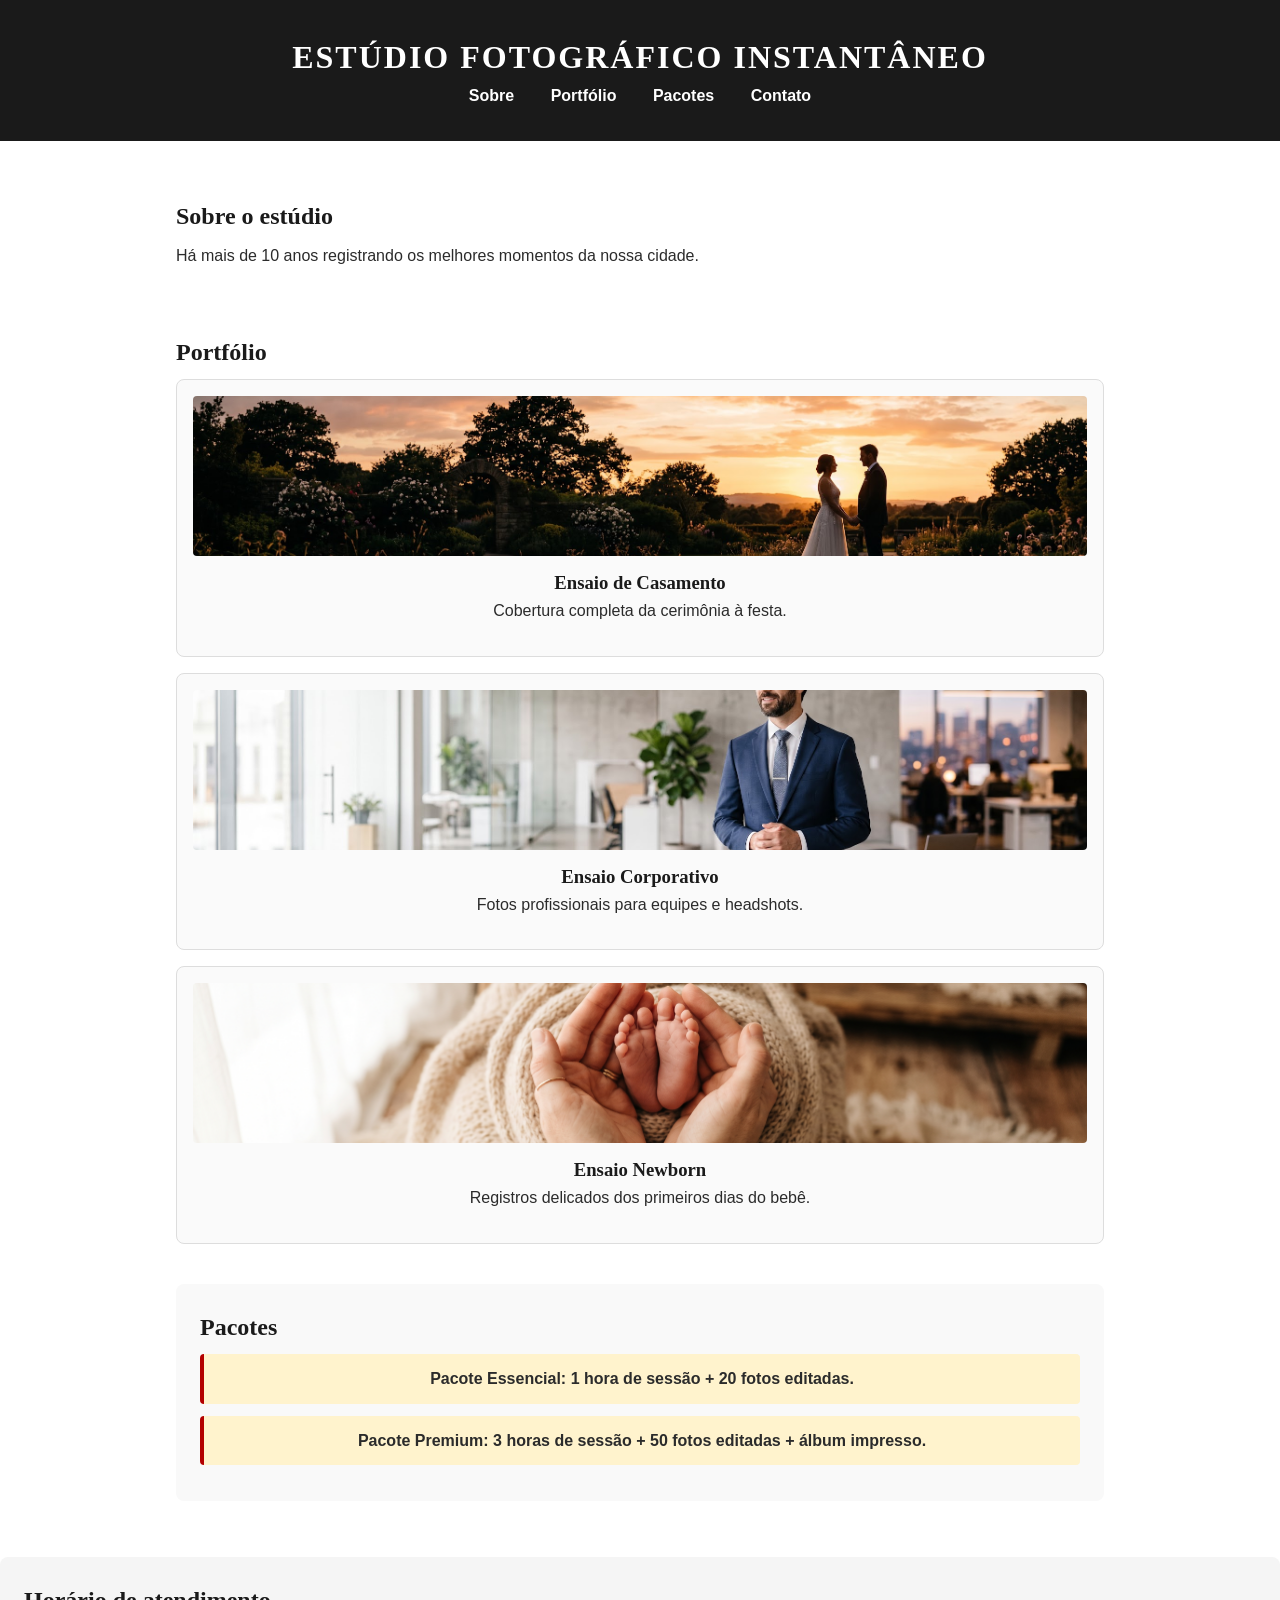
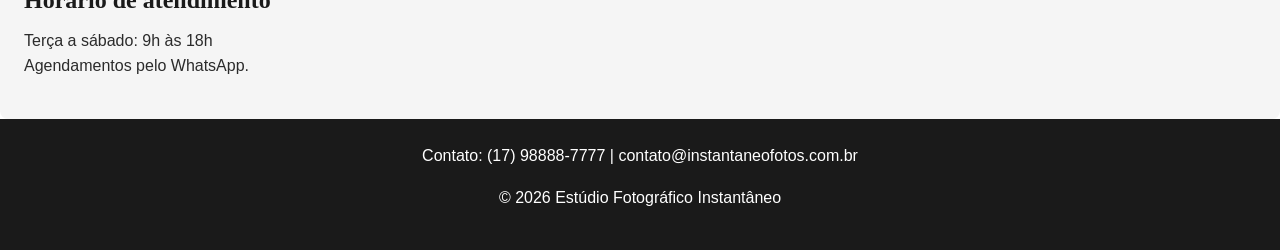
<file: index.html>
<!DOCTYPE html>
<html lang="pt-BR">

<head>
    <meta charset="UTF-8">
    <meta name="viewport" content="width=device-width, initial-scale=1.0">
    <title>Estúdio Fotográfico Instantâneo</title>
    <link rel="stylesheet" href="style.css">
</head>

<body>
    <header>
        <h1>Estúdio Fotográfico Instantâneo</h1>
        <nav>
            <ul>
                <li><a href="#sobre">Sobre</a></li>
                <li><a href="#portfolio">Portfólio</a></li>
                <li><a href="#pacotes">Pacotes</a></li>
                <li><a href="#contato">Contato</a></li>
            </ul>
        </nav>
    </header>

    <main>
        <section id="sobre">
            <h2>Sobre o estúdio</h2>
            <p>Há mais de 10 anos registrando os melhores momentos da nossa cidade.</p>
        </section>

        <section id="portfolio">
            <h2>Portfólio</h2>
            <article class="card">
                <div class="foto" id="foto-casamento"></div>
                <h3>Ensaio de Casamento</h3>
                <p>Cobertura completa da cerimônia à festa.</p>
            </article>
            <article class="card">
                <div class="foto" id="foto-corporativo"></div>
                <h3>Ensaio Corporativo</h3>
                <p>Fotos profissionais para equipes e headshots.</p>
            </article>
            <article class="card">
                <div class="foto" id="foto-newborn"></div>
                <h3>Ensaio Newborn</h3>
                <p>Registros delicados dos primeiros dias do bebê.</p>
            </article>
        </section>

        <section id="pacotes">
            <h2>Pacotes</h2>
            <p class="pacote pacote-essencial">Pacote Essencial: 1 hora de sessão + 20 fotos editadas.</p>
            <p class="pacote pacote-essencial">Pacote Premium: 3 horas de sessão + 50 fotos editadas + álbum impresso.</p>
        </section>
    </main>

    <aside id="horario">
        <h2>Horário de atendimento</h2>
        <p>Terça a sábado: 9h às 18h<br>Agendamentos pelo WhatsApp.</p>
    </aside>

    <footer id="contato">
        <p>Contato: (17) 98888-7777 | contato@instantaneofotos.com.br</p>
        <p>&copy; 2026 Estúdio Fotográfico Instantâneo</p>
    </footer>
</body>
</html>
</file>
<file: style.css>
/* Seletor Universal */
* {
  margin: 0;
  padding: 0;
  box-sizing: border-box;
}

/* Seletor de TAG */
body {
    font-family: Arial, Helvetica, sans-serif;
    color: #2b2b2b;
    line-height: 1.6;
}

h1 {
    font-size: 32px;
}

h2 {
    font-size: 24px;
    margin-bottom: 8px;
}

p {
    margin-bottom: 16px;
}

a {
    text-decoration: none;
    color: #b30000;
}

header {
    background-color: #1a1a1a;
    color: #ffff;
    padding: 32px 16px;
    text-align: center;
}

header h1 {
    color: #ffffff;
    letter-spacing: 2px;
    text-transform: uppercase;
}

nav ul {
    list-style: none;
}

nav li {
    display: inline-block;
    margin: 0 16px;
}

nav a {
    color: #ffffff;
    font-weight: bold;
}

main {
    max-width: 960px;
    margin: 0 auto;
    padding: 32px 16px;
}

footer {
    background-color: #1a1a1a;
    color: #ffffff;
    text-align: center;
    padding: 24px 16px;
}

/* Seletor de Classe */
.card {
    background-color: #fafafafa;
    border: 1px solid #ddd;
    border-radius: 8px;
    padding: 16px;
    margin-bottom: 16px;
    text-align: center;
}
.foto {
   background-color: #ddd;
   background-size: cover;
   background-position: center;
   height: 160px;
   border-radius: 4px;
   margin-bottom: 12px;
}
.pacote {
    padding: 12px;
    border-radius: 4px;
    font-weight: bold;
    text-align: center;
    margin-bottom: 12px;
}
.pacote-essencial{
    background-color: #fff3cd;
    border-left: 4px solid #b30000;
}

.pacote-essencial-premium {
    background-color: #1a1a1a;
    color: #ffffff;
    border-left: 4px solid #d4af37;
}

/*seletor de ID*/ 
#sobre {
    padding: 24px 0;
}

#portfolio{
    padding: 24px 0 ;
}
#pacotes{
    background-color: #f9f9f9;
    border-radius: 8px;
    padding: 24px;
}
#horario{
    background-color: #f5f5f5;
    border-radius: 8px;
    padding: 24px;
    margin-top: 24px;
}

#foto-casamento{
    background-image: url(casamento.jpeg);
}

#foto-corporativo{
    background-image: url(corporativo.jpeg);
}
#foto-newborn{
    background-image: url(newborn.jpeg);
}

/*seletor compartilha*/
h1,h2,h3 {
    font-family: 'georgia', serif;
    color: #1a1a1a;
}
</file>
